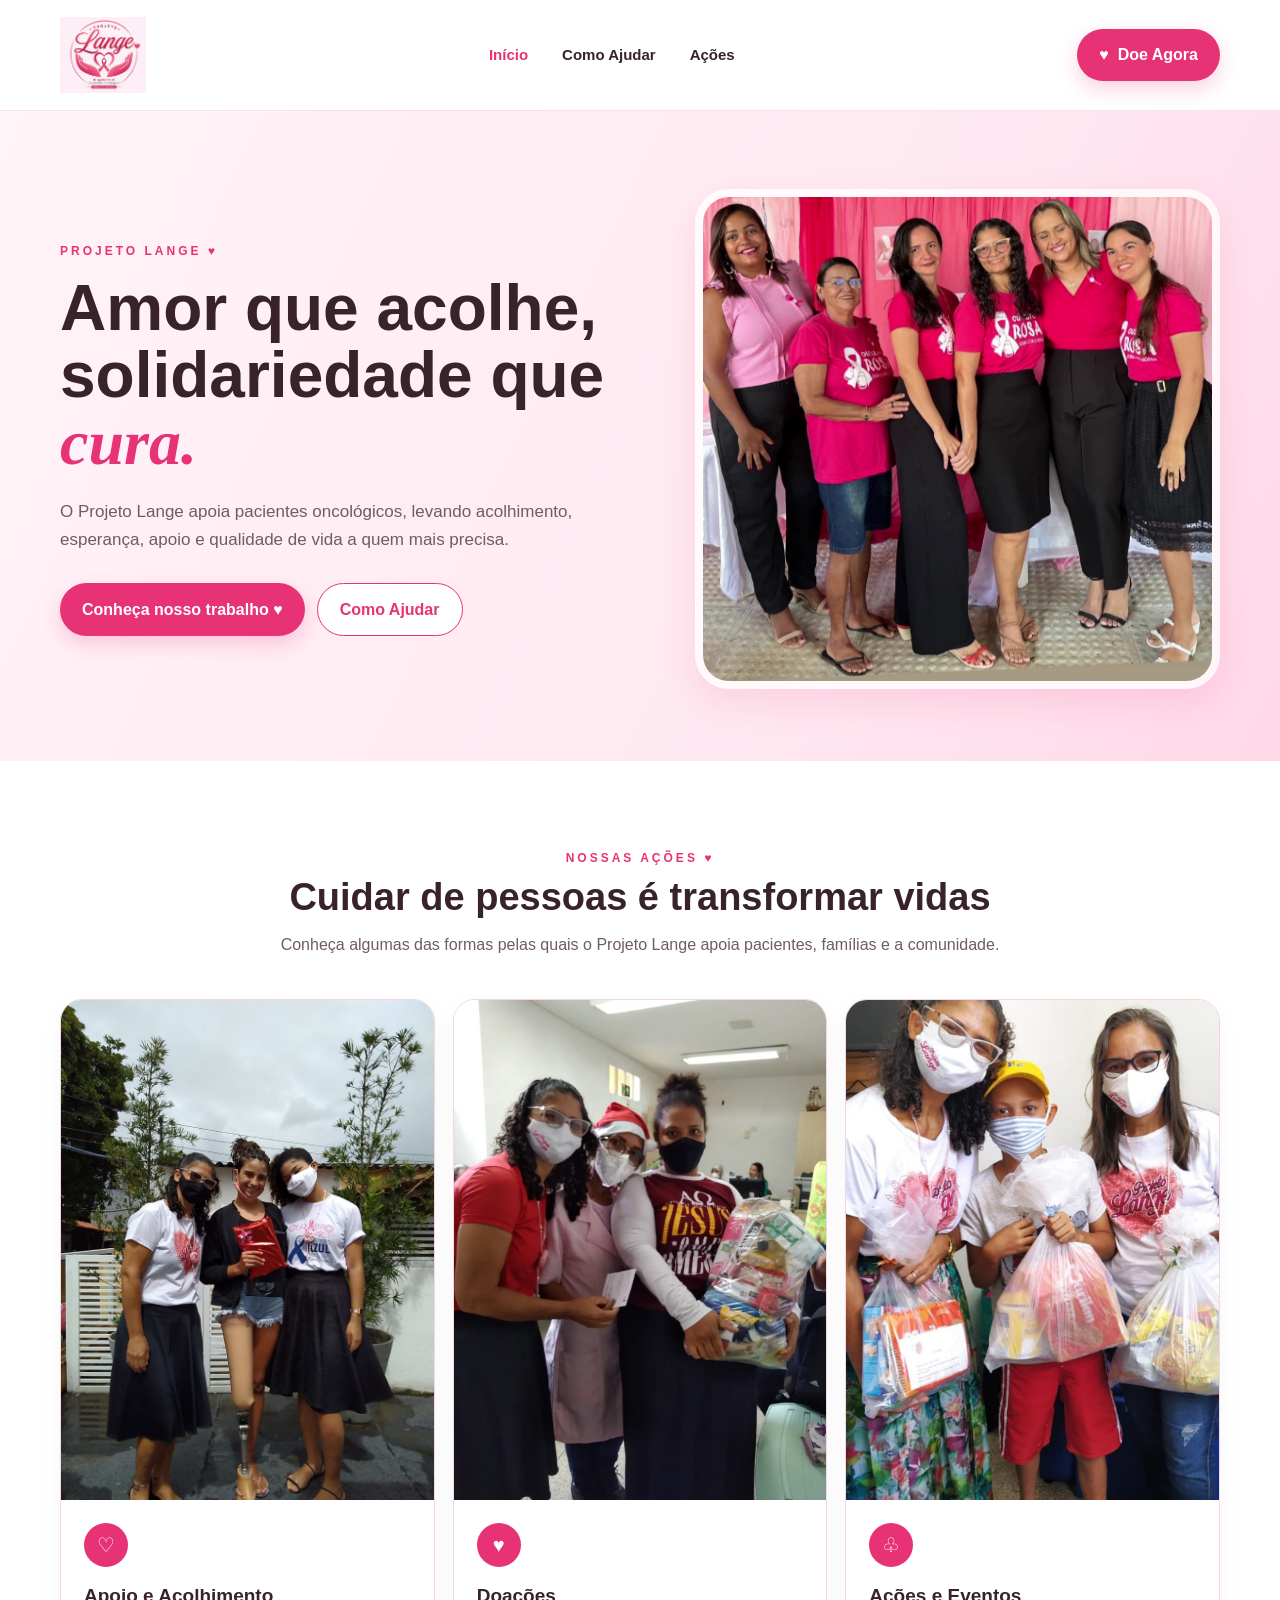
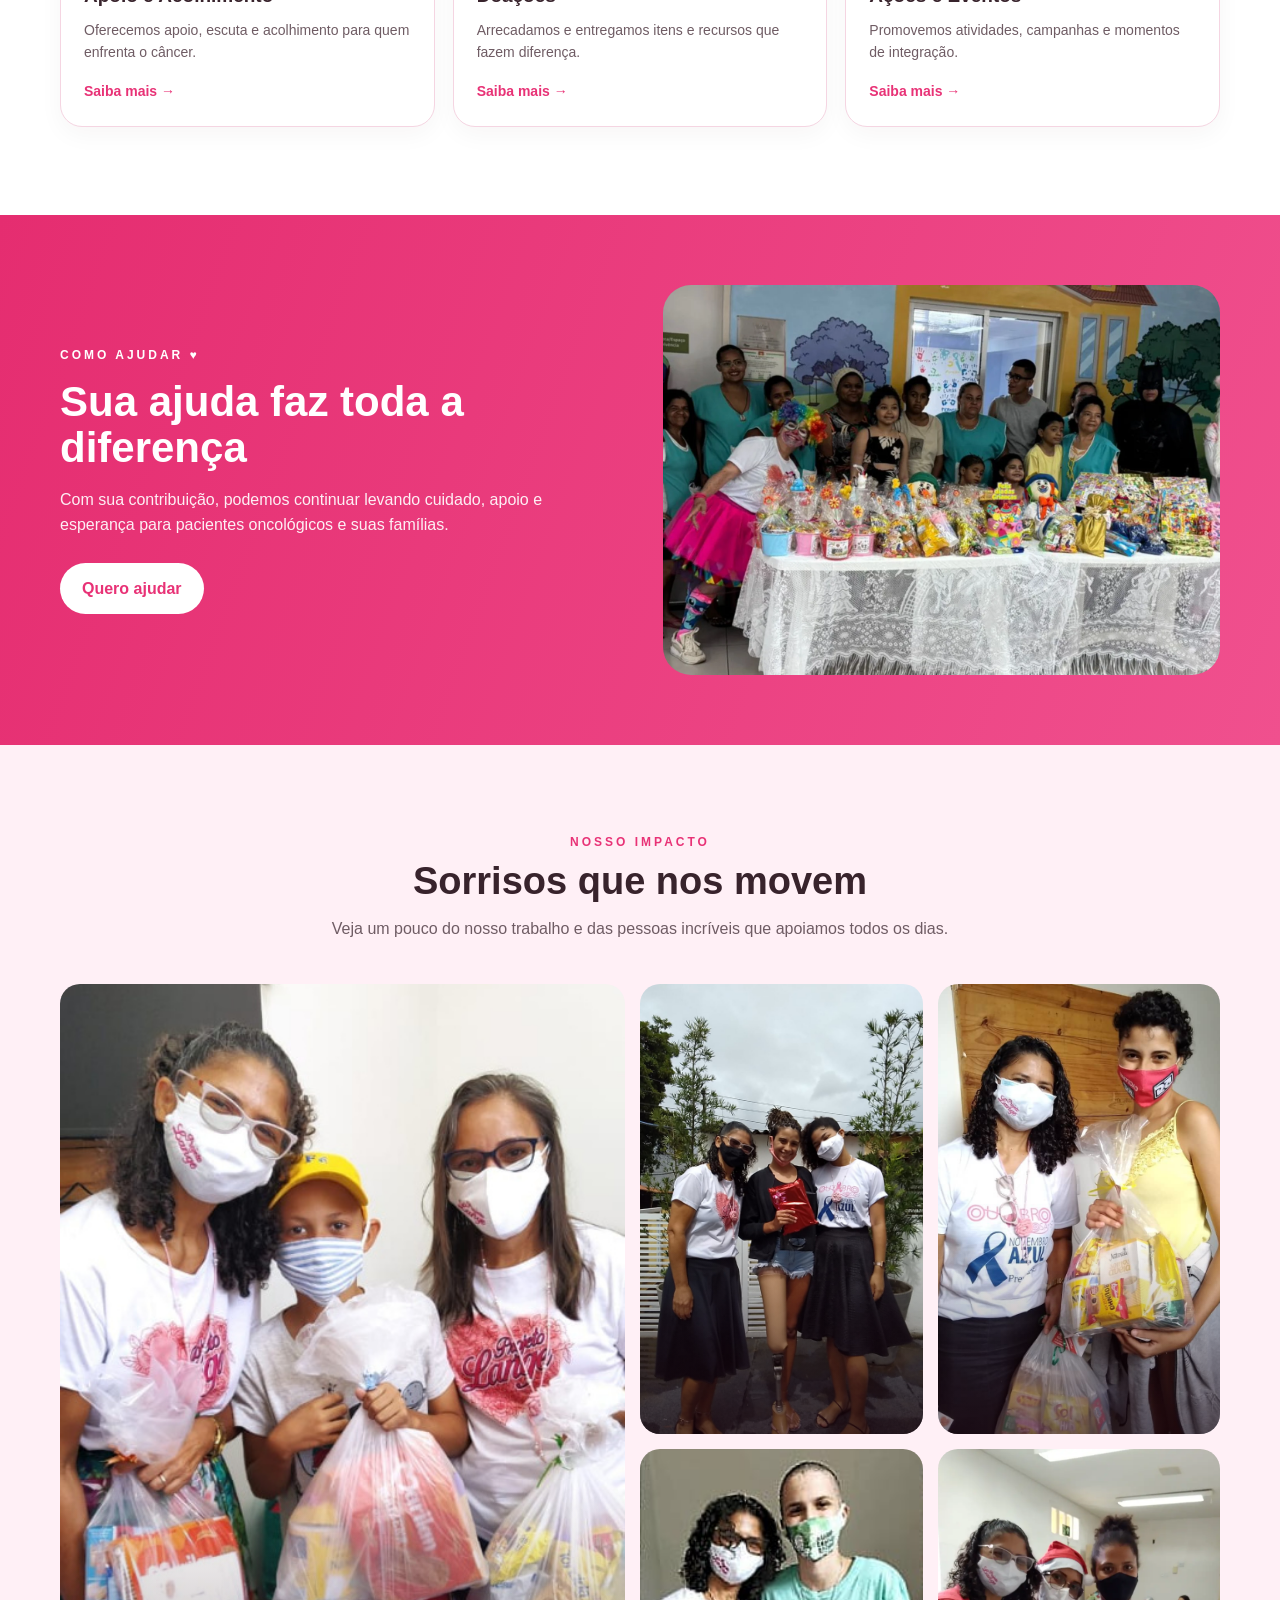
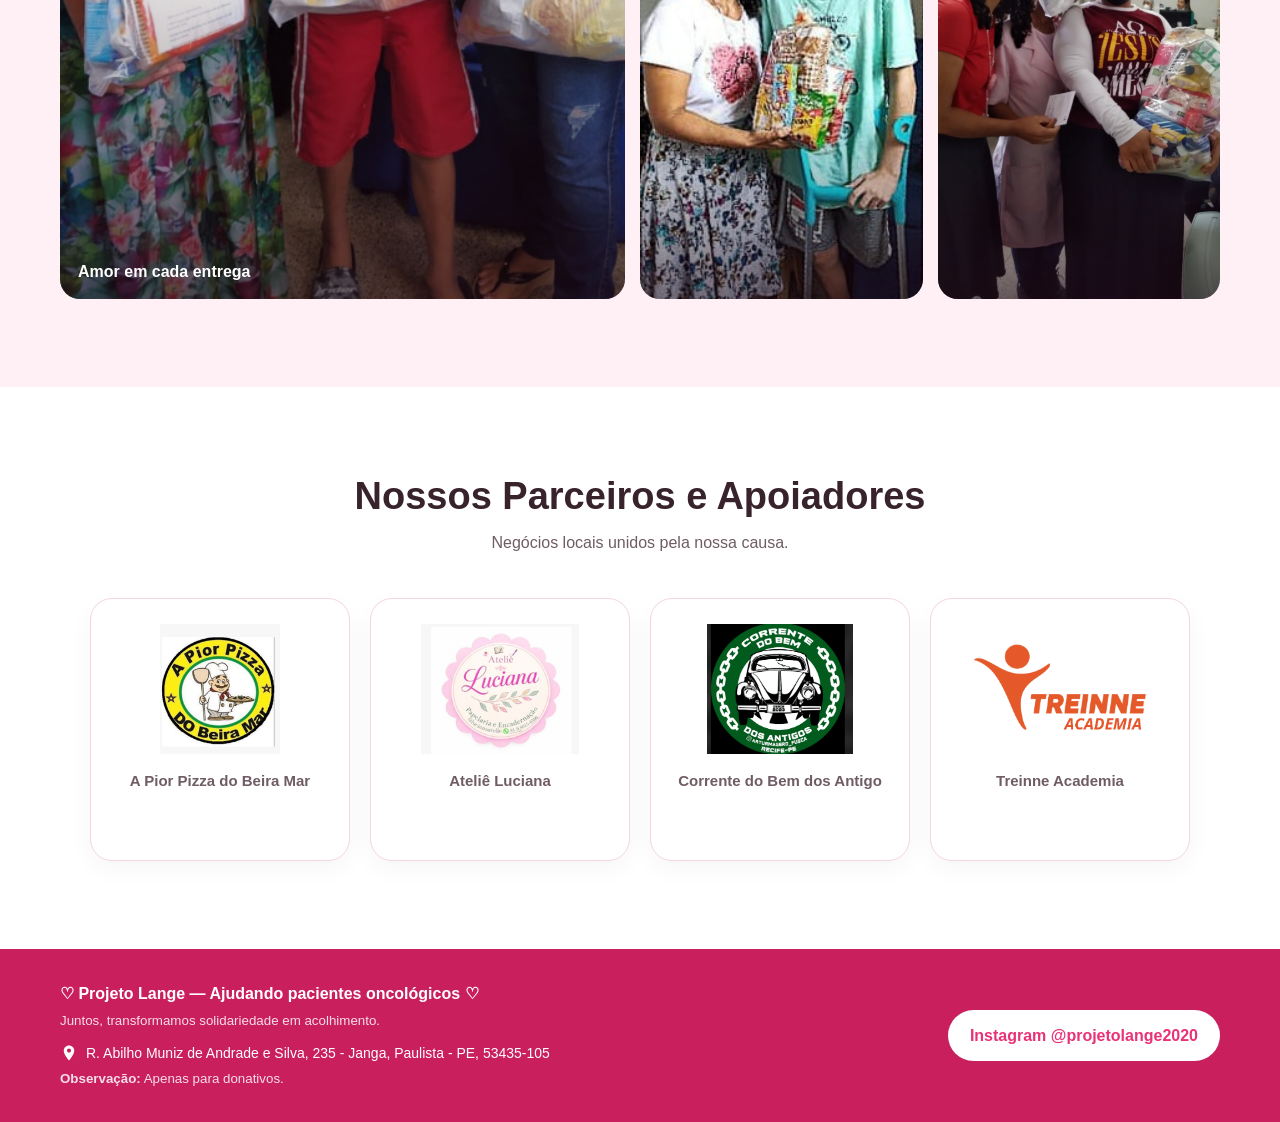
<file: index.html>
<!DOCTYPE html>
<html lang="pt-BR">
  <head>
    <meta charset="UTF-8">
    <meta name="viewport" content="width=device-width,initial-scale=1.0">
    <title>Projeto Lange | Ajudando pacientes oncológicos</title>
    <link rel="icon" type="assets" href="assets/favicon.jpeg">
    <link rel="stylesheet" href="styles.css">
  </head>
  <body>

<header>
  <div class="container nav">
    <a class="logo" href="index.html">
  <img src="assets/Captura de tela 2026-08-19 204452.png" alt="Logo Projeto Lange">
</a>
    <button class="mobile-btn" aria-label="Abrir menu">☰</button>
    <nav class="menu">
      <a class="active" href="index.html">Início</a>
      <a class="" href="como-ajudar.html">Como Ajudar</a>
      <a class="" href="acoes.html">Ações</a>
    </nav>
    <a class="btn btn-primary" href="como-ajudar.html#doacao">♥ &nbsp;Doe Agora</a>
  </div>
</header>

<main>
<section class="hero"><div class="container hero-grid">
  <div><div class="eyebrow">Projeto Lange ♥</div>
  <h1>Amor que acolhe,<br>solidariedade que <span>cura.</span></h1>
  <p>O Projeto Lange apoia pacientes oncológicos, levando acolhimento, esperança, apoio e qualidade de vida a quem mais precisa.</p>
  <div class="hero-actions"><a class="btn btn-primary" href="#acoes">Conheça nosso trabalho ♥</a><a class="btn btn-outline" href="como-ajudar.html">Como Ajudar</a></div></div>
  <div class="hero-image"><img src="assets/WhatsApp Image 2026-08-19 at 20.40.09.jpeg" alt="Equipe do Projeto Lange"></div>
</div></section>

<section class="section" id="acoes"><div class="container">
  <div class="section-head"><div class="eyebrow">Nossas ações ♥</div><h2>Cuidar de pessoas é transformar vidas</h2><p>Conheça algumas das formas pelas quais o Projeto Lange apoia pacientes, famílias e a comunidade.</p></div>
  <div class="cards">
    <article class="card">
      <img src="assets/image_2ad8c5.jpg" alt="Apoio e Acolhimento com pacientes">
      <div class="card-body">
        <div class="icon">♡</div>
        <h3>Apoio e Acolhimento</h3>
        <p>Oferecemos apoio, escuta e acolhimento para quem enfrenta o câncer.</p>
        <a class="link" href="acoes.html#acolhimento">Saiba mais →</a>
      </div>
    </article>
    
    <article class="card">
      <img src="assets/projetolange_foto005.jpg" alt="Ação de entrega de doações">
      <div class="card-body">
        <div class="icon">♥</div>
        <h3>Doações</h3>
        <p>Arrecadamos e entregamos itens e recursos que fazem diferença.</p>
        <a class="link" href="como-ajudar.html#doacao">Saiba mais →</a>
      </div>
    </article>
    
    <article class="card">
      <img src="assets/image_2ad8a9.jpg" alt="Evento especial">
      <div class="card-body">
        <div class="icon">♧</div>
        <h3>Ações e Eventos</h3>
        <p>Promovemos atividades, campanhas e momentos de integração.</p>
        <a class="link" href="acoes.html#eventos">Saiba mais →</a>
      </div>
    </article>
  </div>
</div></section>

<section class="donate-band"><div class="container donate-grid">
  <div><div class="eyebrow" style="color:#fff">Como ajudar ♥</div><h2>Sua ajuda faz toda a diferença</h2>
  <p>Com sua contribuição, podemos continuar levando cuidado, apoio e esperança para pacientes oncológicos e suas famílias.</p>
  <a class="btn btn-light" href="como-ajudar.html#doacao">Quero ajudar</a></div>
  <div class="donate-photo"><img src="assets/projetolange_foto002.jpg" alt="Ações e eventos"></div>
</div></section>

<section class="section impact">
  <div class="container">
    <div class="section-head">
      <div class="eyebrow">Nosso Impacto</div>
      <h2>Sorrisos que nos movem</h2>
      <p>Veja um pouco do nosso trabalho e das pessoas incríveis que apoiamos todos os dias.</p>
    </div>
    
    <div class="gallery">
      <!-- Foto destaque maior à esquerda -->
      <div class="photo large">
        <img src="assets/image_2ad8a9.jpg" alt="Entrega de cestas e apoio">
        <div class="photo-caption">Amor em cada entrega</div>
      </div>
      
      <!-- Fotos menores à direita -->
      <div class="photo">
        <img src="assets/image_2ad8c5.jpg" alt="Apoio e superação">
      </div>
      <div class="photo">
        <img src="assets/projetolange_foto009.jpg" alt="Voluntários do Projeto Lange durante uma ação">
      </div>
      <div class="photo">
        <img src="assets/image_2adbd1.png" alt="Entrega de mantimentos">
      </div>
      <div class="photo">
        <img src="assets/projetolange_foto005.jpg" alt="Voluntários do Projeto Lange durante uma ação">
      </div>
    </div>
    
  </div>
</section>

<section id="parcerias" class="secao-parcerias">
    <div class="container">
        <h2>Nossos Parceiros e Apoiadores</h2>
        <p>Negócios locais unidos pela nossa causa.</p>
        
        <div class="grid-parcerias">
            <!-- Parceiro 1 -->
            <div class="card-parceiro">
                <img src="assets/Captura de tela 2026-08-19 202451.png" alt="A Pior Pizza do Beira Mar">
                <p class="contato-parceiro">A Pior Pizza do Beira Mar</p>
            </div>

            <!-- Parceiro 2 -->
            <div class="card-parceiro">
                <img src="assets/Captura de tela 2026-08-19 202319.png" alt="Ateliê Luciana - Papelaria e Encadernação">
                <p class="contato-parceiro">Ateliê Luciana</p>
            </div>

            <!-- Parceiro 3 -->
            <div class="card-parceiro">
                <img src="assets/Captura de tela 2026-08-19 202129.png" alt="Corrente do Bem dos Antigos - Recife PE">
                <p class="contato-parceiro">Corrente do Bem dos Antigo</p>

            </div>

            <!-- Parceiro 4 -->
            <div class="card-parceiro">
                <img src="assets/Captura de tela 2026-08-19 201908.png" alt="Treinne Academia">
              <p class="contato-parceiro">Treinne Academia</p>

            </div>
        </div>
    </div>
</section>

<!-- ÚNICO fechamento da tag main -->
</main>

<footer class="footer">
  <div class="container footer-grid">
    <div>
      <strong>♡ Projeto Lange — Ajudando pacientes oncológicos ♡</strong><br>
      <small>Juntos, transformamos solidariedade em acolhimento.</small>

<p class="footer-address">
  <svg class="map-icon" xmlns="http://www.w3.org/2000/svg" viewBox="0 0 24 24" aria-hidden="true">
    <path d="M12 2C8.13 2 5 5.13 5 9c0 5.25 7 13 7 13s7-7.75 7-13c0-3.87-3.13-7-7-7zm0 9.5A2.5 2.5 0 1 1 12 6a2.5 2.5 0 0 1 0 5.5z"/>
  </svg>
  R. Abilho Muniz de Andrade e Silva, 235 - Janga, Paulista - PE, 53435-105
</p>

<p>
  <small><strong>Observação:</strong> Apenas para donativos.</small>
</p>
    </div>

    <a class="btn btn-light" href="https://instagram.com/projetolange2020" target="_blank">
      Instagram @projetolange2020
    </a>
  </div>
</footer>
<div id="toast" class="toast"></div>
<script src="script.js"></script>
</body>
</html>
</file>
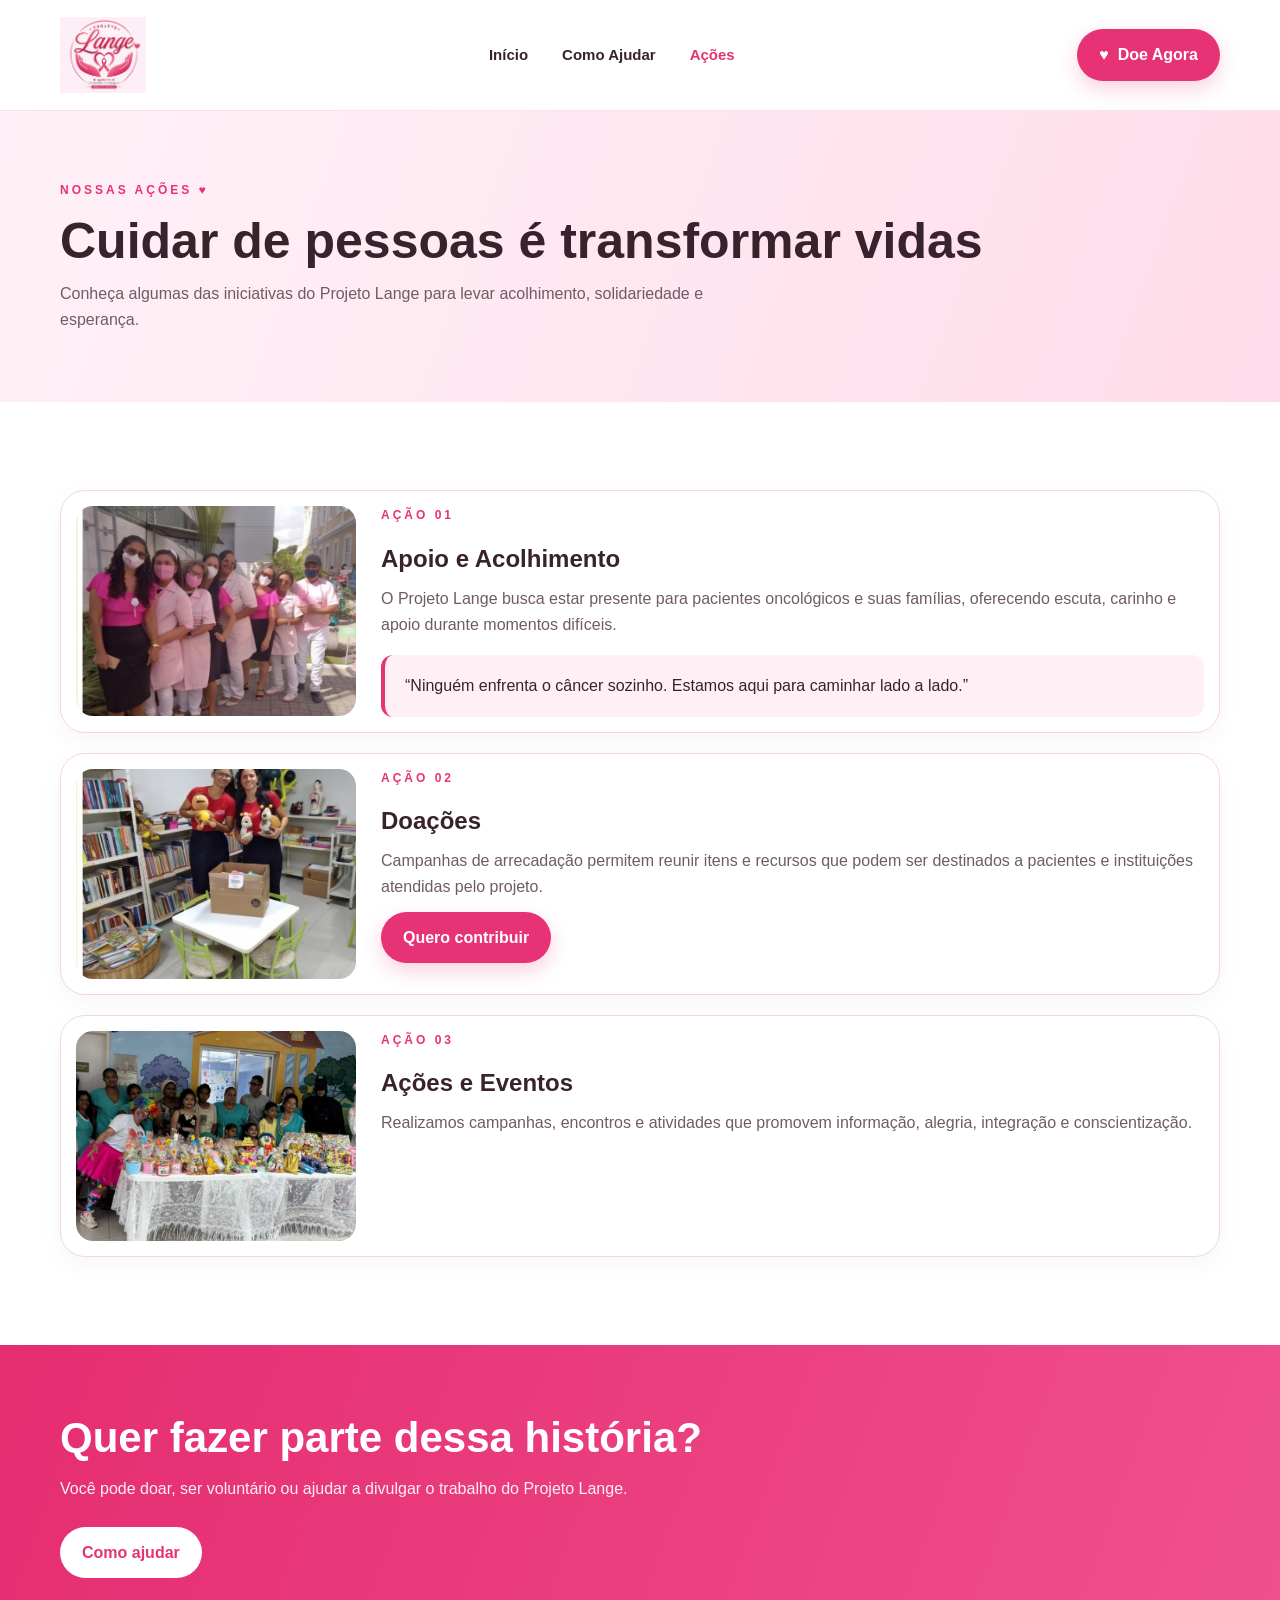
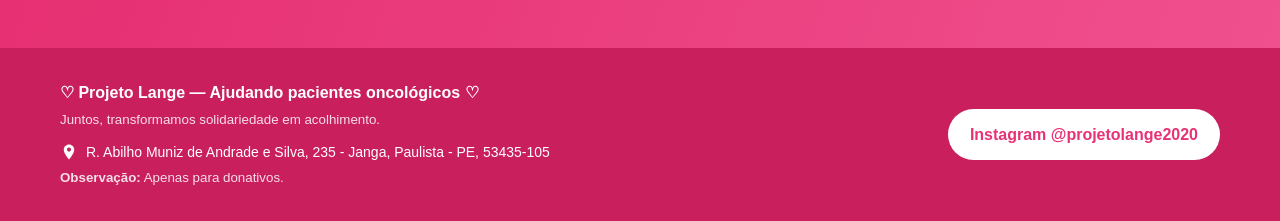
<file: acoes.html>
<!DOCTYPE html>
<html lang="pt-BR"><head><meta charset="UTF-8"><meta name="viewport" content="width=device-width,initial-scale=1.0">
<title>Ações | Projeto Lange</title><link rel="stylesheet" href="styles.css"></head>
<link rel="icon" type="assets" href="assets/favicon.jpeg">
<body>

<header>
  <div class="container nav">
    <a class="logo" href="index.html">
      <img src="assets/Captura de tela 2026-08-19 204452.png" alt="Logo Projeto Lange">
    </a>
    <button class="mobile-btn" aria-label="Abrir menu">☰</button>
    <nav class="menu">
      <a class="" href="index.html">Início</a>
      <a class="" href="como-ajudar.html">Como Ajudar</a>
      <a class="active" href="acoes.html">Ações</a>
    </nav>
    <a class="btn btn-primary" href="como-ajudar.html#doacao">♥ &nbsp;Doe Agora</a>
  </div>
</header>

<section class="page-hero"><div class="container"><div class="eyebrow">Nossas ações ♥</div><h1>Cuidar de pessoas é transformar vidas</h1><p>Conheça algumas das iniciativas do Projeto Lange para levar acolhimento, solidariedade e esperança.</p></div></section>

<section class="section"><div class="container"><div class="actions-list">
  <article class="action-item" id="acolhimento"><img src="assets/hospital.jpg" alt="Apoio e acolhimento"><div><div class="eyebrow">Ação 01</div><h3>Apoio e Acolhimento</h3><p>O Projeto Lange busca estar presente para pacientes oncológicos e suas famílias, oferecendo escuta, carinho e apoio durante momentos difíceis.</p><div class="notice">“Ninguém enfrenta o câncer sozinho. Estamos aqui para caminhar lado a lado.”</div></div></article>
  <article class="action-item" id="doacoes"><img src="assets/biblioteca.jpg" alt="Ação de doação"><div><div class="eyebrow">Ação 02</div><h3>Doações</h3><p>Campanhas de arrecadação permitem reunir itens e recursos que podem ser destinados a pacientes e instituições atendidas pelo projeto.</p><a class="btn btn-primary" href="como-ajudar.html#doacao">Quero contribuir</a></div></article>
  <article class="action-item" id="eventos"><img src="assets/projetolange_foto002.jpg" alt="Ações e eventos"><div><div class="eyebrow">Ação 03</div><h3>Ações e Eventos</h3><p>Realizamos campanhas, encontros e atividades que promovem informação, alegria, integração e conscientização.</p></div></article>
</div></div></section>

<section class="donate-band"><div class="container"><div style="max-width:700px"><h2>Quer fazer parte dessa história?</h2><p>Você pode doar, ser voluntário ou ajudar a divulgar o trabalho do Projeto Lange.</p><a class="btn btn-light" href="como-ajudar.html">Como ajudar</a></div></div></section>
</main>
<footer class="footer">
  <div class="container footer-grid">
    <div>
      <strong>♡ Projeto Lange — Ajudando pacientes oncológicos ♡</strong><br>
      <small>Juntos, transformamos solidariedade em acolhimento.</small>

<p class="footer-address">
  <svg class="map-icon" xmlns="http://www.w3.org/2000/svg" viewBox="0 0 24 24" aria-hidden="true">
    <path d="M12 2C8.13 2 5 5.13 5 9c0 5.25 7 13 7 13s7-7.75 7-13c0-3.87-3.13-7-7-7zm0 9.5A2.5 2.5 0 1 1 12 6a2.5 2.5 0 0 1 0 5.5z"/>
  </svg>
  R. Abilho Muniz de Andrade e Silva, 235 - Janga, Paulista - PE, 53435-105
</p>
<p>
  <small><strong>Observação:</strong> Apenas para donativos.</small>
</p>
    </div>

    <a class="btn btn-light" href="https://instagram.com/projetolange2020" target="_blank">
      Instagram @projetolange2020
    </a>
  </div>
</footer>
<div id="toast" class="toast"></div>
<script src="script.js"></script>
</body></html>
</file>
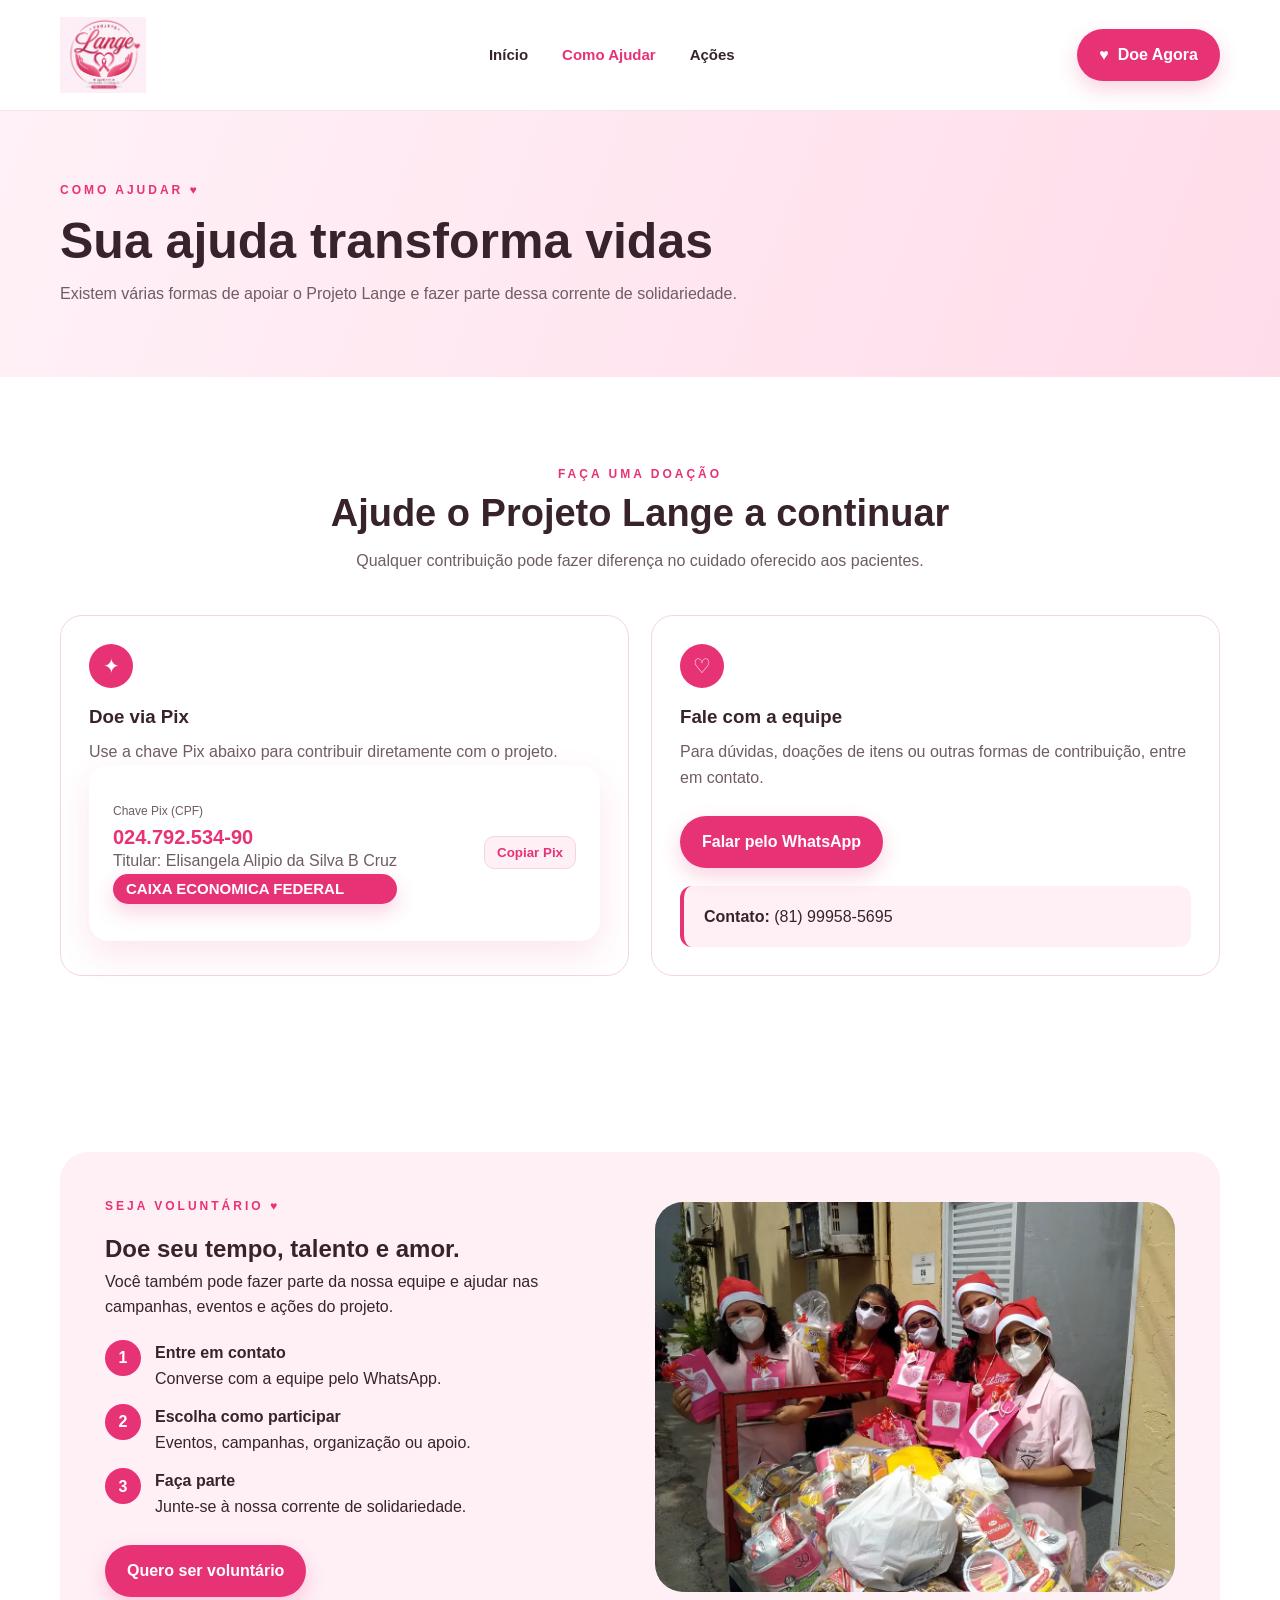
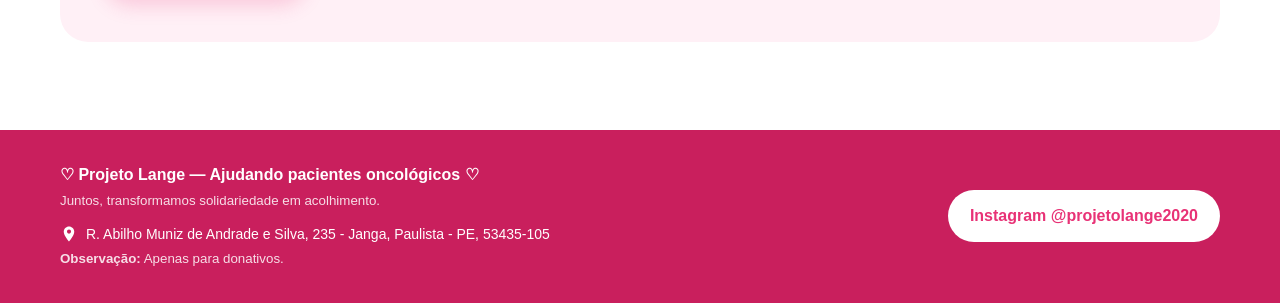
<file: como-ajudar.html>
<!DOCTYPE html>
<html lang="pt-BR"><head><meta charset="UTF-8"><meta name="viewport" content="width=device-width,initial-scale=1.0">
<title>Como Ajudar | Projeto Lange</title><link rel="stylesheet" href="styles.css"></head>
<link rel="icon" type="assets" href="assets/favicon.jpeg">
<body>

<header>
  <div class="container nav">
      <a class="logo" href="index.html">
      <img src="assets/Captura de tela 2026-08-19 204452.png" alt="Logo Projeto Lange">
    </a>
    <button class="mobile-btn" aria-label="Abrir menu">☰</button>
    <nav class="menu">
      <a class="" href="index.html">Início</a>
      <a class="active" href="como-ajudar.html">Como Ajudar</a>
      <a class="" href="acoes.html">Ações</a>
    </nav>
    <a class="btn btn-primary" href="como-ajudar.html#doacao">♥ &nbsp;Doe Agora</a>
  </div>
</header>

<section class="page-hero"><div class="container"><div class="eyebrow">Como ajudar ♥</div><h1>Sua ajuda transforma vidas</h1><p>Existem várias formas de apoiar o Projeto Lange e fazer parte dessa corrente de solidariedade.</p></div></section>

<section class="section" id="doacao"><div class="container">
  <div class="section-head"><div class="eyebrow">Faça uma doação</div><h2>Ajude o Projeto Lange a continuar</h2><p>Qualquer contribuição pode fazer diferença no cuidado oferecido aos pacientes.</p></div>
  <div class="help-grid">
    <div class="help-card"><div class="icon">✦</div><h3>Doe via Pix</h3><p>Use a chave Pix abaixo para contribuir diretamente com o projeto.</p>
      <div class="pix-box">
        <div class="pix-row">
          <div>
            <div class="pix-label">Chave Pix (CPF)</div>
            <div class="pix-value">024.792.534-90</div>
            <div class="pix-titular-title">Titular: Elisangela Alipio da Silva B Cruz</div>
            <div class="pix-titular-box">CAIXA ECONOMICA FEDERAL
            </div>
          </div>
          <button class="copy" data-copy="02479253490">Copiar Pix</button>
        </div>
      </div>
    </div>
    <div class="help-card"><div class="icon">♡</div><h3>Fale com a equipe</h3><p>Para dúvidas, doações de itens ou outras formas de contribuição, entre em contato.</p><br>
      <a class="btn btn-primary" href="https://wa.me/5581999585695" target="_blank">Falar pelo WhatsApp</a>
      <div class="notice"><strong>Contato:</strong> (81) 99958-5695</div>
    </div>
  </div>
</div></section>

<section class="section"><div class="container"><div class="volunteer">
  <div><div class="eyebrow">Seja voluntário ♥</div><h2>Doe seu tempo, talento e amor.</h2><p>Você também pode fazer parte da nossa equipe e ajudar nas campanhas, eventos e ações do projeto.</p>
  <div class="steps">
    <div class="step"><span class="step-number">1</span><div><strong>Entre em contato</strong><p>Converse com a equipe pelo WhatsApp.</p></div></div>
    <div class="step"><span class="step-number">2</span><div><strong>Escolha como participar</strong><p>Eventos, campanhas, organização ou apoio.</p></div></div>
    <div class="step"><span class="step-number">3</span><div><strong>Faça parte</strong><p>Junte-se à nossa corrente de solidariedade.</p></div></div>
  </div><br><a class="btn btn-primary" href="https://wa.me/5581999585695" target="_blank">Quero ser voluntário</a></div>
  <div class="donate-photo"><img src="assets/projetolange_foto007.jpg" alt="Ação social do Projeto Lange"></div>
</div></div></section>
</main>
<footer class="footer">
  <div class="container footer-grid">
    <div>
      <strong>♡ Projeto Lange — Ajudando pacientes oncológicos ♡</strong><br>
      <small>Juntos, transformamos solidariedade em acolhimento.</small>

<p class="footer-address">
  <svg class="map-icon" xmlns="http://www.w3.org/2000/svg" viewBox="0 0 24 24" aria-hidden="true">
    <path d="M12 2C8.13 2 5 5.13 5 9c0 5.25 7 13 7 13s7-7.75 7-13c0-3.87-3.13-7-7-7zm0 9.5A2.5 2.5 0 1 1 12 6a2.5 2.5 0 0 1 0 5.5z"/>
  </svg>
  R. Abilho Muniz de Andrade e Silva, 235 - Janga, Paulista - PE, 53435-105
</p>

<p>
  <small><strong>Observação:</strong> Apenas para donativos.</small>
</p>
    </div>

    <a class="btn btn-light" href="https://instagram.com/projetolange2020" target="_blank">
      Instagram @projetolange2020
    </a>
  </div>
</footer>
<div id="toast" class="toast"></div>
<script src="script.js"></script>
</body></html>
</file>
<file: styles.css>
:root{
  --pink:#e83276;
  --pink-dark:#c91f5d;
  --pink-soft:#fff0f6;
  --pink-light:#ffe2ed;
  --text:#38232c;
  --muted:#6f5c64;
  --white:#fff;
  --border:#f5d5e2;
  --shadow:0 14px 35px rgba(232,50,118,.12);
  --radius:22px;
}
*{box-sizing:border-box;margin:0;padding:0}
html{scroll-behavior:smooth}
body{font-family:Inter,Arial,sans-serif;color:var(--text);background:#fff;line-height:1.6}
a{text-decoration:none;color:inherit}
img{display:block;width:100%;object-fit:cover}
.container{width:min(1160px,92%);margin:auto}
header{position:sticky;top:0;z-index:50;background:rgba(255,255,255,.96);backdrop-filter:blur(12px);border-bottom:1px solid #f5e5eb}
.nav{height:110px;display:flex;align-items:center;justify-content:space-between;gap:30px}
.logo{display:flex;align-items:center;gap:10px;font-weight:900;color:var(--pink);font-size:24px}
.logo-mark{width:48px;height:48px;border:3px solid var(--pink);border-radius:50%;display:grid;place-items:center;font-size:24px}
.logo small{display:block;font-size:9px;letter-spacing:1.5px;color:#9b7180}
.logo img {
  height: 76px;
  width: auto;
}
.menu{display:flex;align-items:center;gap:34px;font-size:15px;font-weight:600}
.menu a:hover,.menu a.active{color:var(--pink)}
.btn{display:inline-flex;align-items:center;justify-content:center;gap:9px;border:0;border-radius:999px;padding:13px 22px;font-weight:800;cursor:pointer;transition:.2s}
.btn-primary{background:var(--pink);color:white;box-shadow:0 8px 20px rgba(232,50,118,.22)}
.btn-primary:hover{transform:translateY(-2px);background:var(--pink-dark)}
.btn-outline{background:white;border:1.5px solid var(--pink);color:var(--pink)}
.btn-light{background:white;color:var(--pink)}
.mobile-btn{display:none;border:0;background:none;font-size:28px;color:var(--pink)}
.hero{background:linear-gradient(115deg,#fff4f8,#ffe8f1 65%,#ffd8e8);padding:78px 0 72px;overflow:hidden}
.hero-grid{display:grid;grid-template-columns:1.05fr .95fr;align-items:center;gap:55px}
.eyebrow{text-transform:uppercase;letter-spacing:3px;font-size:12px;font-weight:900;color:var(--pink);margin-bottom:14px}
.hero h1{font-size:clamp(42px,5vw,67px);line-height:1.05;margin-bottom:22px}
.hero h1 span{font-family:Georgia,serif;font-style:italic;color:var(--pink)}
.hero p{max-width:590px;color:var(--muted);font-size:17px;margin-bottom:30px}
.hero-actions{display:flex;gap:12px;flex-wrap:wrap}
.hero-image{height:500px;border-radius:34px;overflow:hidden;box-shadow:var(--shadow);border:8px solid rgba(255,255,255,.75)}
.hero-image img{height:100%;object-position:center}
.section{padding:88px 0}
.section-head{text-align:center;max-width:720px;margin:0 auto 42px}
.section-head .eyebrow{margin-bottom:8px}
.section-head h2{font-size:38px;line-height:1.15;margin-bottom:12px}
.section-head p{color:var(--muted)}
.cards{display:grid;grid-template-columns:repeat(3,1fr);gap:18px}
.card{border:1px solid var(--border);border-radius:var(--radius);overflow:hidden;background:#fff;box-shadow:0 8px 25px rgba(50,20,30,.04)}
.card img{height:500px;}
.card-body{padding:23px}
.icon{width:44px;height:44px;border-radius:50%;display:grid;place-items:center;background:var(--pink);color:white;font-size:20px;margin-bottom:14px}
.card h3{font-size:19px;margin-bottom:7px}
.card p{font-size:14px;color:var(--muted);margin-bottom:14px}
.link{font-weight:800;color:var(--pink);font-size:14px}
.impact{background:var(--pink-soft)}
.gallery{display:grid;grid-template-columns:2fr 1fr 1fr;grid-auto-rows:450px;gap:15px}
.gallery .photo{border-radius:20px;overflow:hidden;position:relative}
.gallery .photo img{height:100%}
.gallery .large{grid-row:span 2}
.gallery .photo::after{content:"";position:absolute;inset:0;background:linear-gradient(transparent 55%,rgba(30,5,15,.55));}
.photo-caption{position:absolute;z-index:2;left:18px;bottom:14px;color:white;font-weight:800}
.donate-band{background:linear-gradient(110deg,#e52d70,#f0508e);color:#fff;padding:70px 0}
.donate-grid{display:grid;grid-template-columns:1fr 1fr;gap:45px;align-items:center}
.donate-band h2{font-size:42px;line-height:1.1;margin-bottom:15px}
.donate-band p{opacity:.92;margin-bottom:25px}
.pix-box{background:white;color:var(--text);padding:24px;border-radius:20px;box-shadow:var(--shadow)}
.pix-row{display:flex;align-items:center;justify-content:space-between;gap:15px;padding:13px 0;border-bottom:1px solid #f0dce4}
.pix-row:last-child{border-bottom:0}
.pix-label{font-size:12px;color:var(--muted)}
.pix-titular-box{font-size:15px;color:white(--muted)}
.pix-titular-title{color:var(--muted);margin-top:-5px;}
.pix-titular-box{background:var(--pink);font-weight:bold;color:white;border-radius:15px;padding:3px 13px; ;box-shadow:0 8px 20px rgba(232,50,118,.22)}
.pix-value{font-weight:900;color:var(--pink);font-size:20px}
.copy{border:1px solid var(--border);background:var(--pink-soft);color:var(--pink);border-radius:10px;padding:8px 12px;font-weight:800;cursor:pointer}
.donate-photo{height:390px;border-radius:28px;overflow:hidden}
.donate-photo img{height:100%}
.partner{padding:75px 0}
.partner-grid{display:grid;grid-template-columns:1fr 1fr;gap:30px;align-items:center}
.partner img{height:340px;border-radius:25px}
.partner-box{background:var(--pink-soft);padding:40px;border-radius:25px}
.partner-box h2{font-size:35px;line-height:1.15;margin-bottom:15px}
.footer{background:#c91f5d;color:#fff;padding:32px 0}
.footer-grid{display:flex;align-items:center;justify-content:space-between;gap:20px}
.footer-address {
  display: flex;
  align-items: center;
  gap: 8px;
  margin-top: 10px;
  font-size: 14px;
  font-weight: normal;
}

.map-icon {
  width: 18px;
  height: 18px;
  flex-shrink: 0;
  fill: currentColor;
}
.footer small{opacity:.85}
.page-hero{background:linear-gradient(110deg,#fff1f7,#ffdce9);padding:70px 0}
.page-hero h1{font-size:50px;line-height:1.1;margin-bottom:12px}
.page-hero p{max-width:700px;color:var(--muted)}
.help-grid{display:grid;grid-template-columns:repeat(2,1fr);gap:22px}
.help-card{border:1px solid var(--border);border-radius:22px;padding:28px;background:#fff}
.help-card h3{margin-bottom:7px}
.help-card p{color:var(--muted)}
.volunteer{background:var(--pink-soft);border-radius:28px;padding:45px;display:grid;grid-template-columns:1fr 1fr;gap:30px;align-items:center}
.steps{display:grid;gap:13px;margin-top:20px}
.step{display:flex;gap:14px;align-items:flex-start}
.step-number{min-width:36px;height:36px;border-radius:50%;display:grid;place-items:center;background:var(--pink);color:white;font-weight:900}
.actions-list{display:grid;gap:20px}
.action-item{display:grid;grid-template-columns:280px 1fr;gap:25px;border:1px solid var(--border);border-radius:25px;padding:15px;background:white;box-shadow:0 7px 25px rgba(50,20,30,.04)}
.action-item img{height:210px;border-radius:17px}
.action-item h3{font-size:24px;margin:14px 0 8px}
.action-item p{color:var(--muted);margin-bottom:12px}
.notice{padding:18px 20px;background:#fff0f6;border-left:4px solid var(--pink);border-radius:12px;margin-top:18px}
.toast{position:fixed;right:20px;bottom:20px;background:#30252a;color:white;padding:13px 18px;border-radius:12px;opacity:0;pointer-events:none;transform:translateY(10px);transition:.25s;z-index:100}
.toast.show{opacity:1;transform:none}

/* =========================================
   Seção de Parcerias Individuais (Logos)
   ========================================= */
.secao-parcerias {
  padding: 88px 0;
  background: #fff;
  text-align: center;
}
.secao-parcerias h2 {
  font-size: 38px;
  line-height: 1.15;
  margin-bottom: 12px;
}
.secao-parcerias p {
  color: var(--muted);
  margin-bottom: 42px;
}
.grid-parcerias {
  display: flex;
  flex-wrap: wrap;
  justify-content: center;
  gap: 20px;
}
.card-parceiro {
  background: white;
  border: 1px solid var(--border);
  border-radius: var(--radius);
  box-shadow: 0 8px 25px rgba(50,20,30,.04);
  padding: 25px;
  width: 260px;
  display: flex;
  flex-direction: column;
  align-items: center;
  justify-content: center;
  transition: .2s;
}
.card-parceiro:hover {
  transform: translateY(-5px);
  box-shadow: var(--shadow);
  border-color: var(--pink);
}
.card-parceiro img {
  max-width: 100%;
  height: 130px;
  object-fit: contain;
  margin-bottom: 15px;
}
.contato-parceiro {
  font-weight: 800;
  color: var(--pink);
  font-size: 15px;
  margin: 0;
}

/* =========================================
   Responsividade (Celulares e Tablets)
   ========================================= */
@media(max-width:900px){
  .menu{display:none}
  .mobile-btn{display:block}
  .nav .btn{display:none}
  .hero-grid,.donate-grid,.partner-grid,.volunteer{grid-template-columns:1fr}
  .hero-image{height:390px}
  .cards{grid-template-columns:repeat(2,1fr)}
  .gallery{grid-template-columns:1fr 1fr}
  .gallery .large{grid-row:span 1}
  .action-item{grid-template-columns:1fr}
}

@media(max-width:580px){
  .nav{height:70px}
  .hero{padding:48px 0}
  .hero h1{font-size:39px}
  .hero-image{height:320px}
  .section{padding:60px 0}
  .section-head h2{font-size:30px}
  .cards,.help-grid,.gallery{grid-template-columns:1fr}
  .gallery{grid-auto-rows:240px}
  .donate-band h2,.page-hero h1{font-size:35px}
  .donate-photo{height:300px}
  .partner img{height:300px}
  .volunteer{padding:28px}
  .footer-grid{flex-direction:column;text-align:center}
}
</file>
